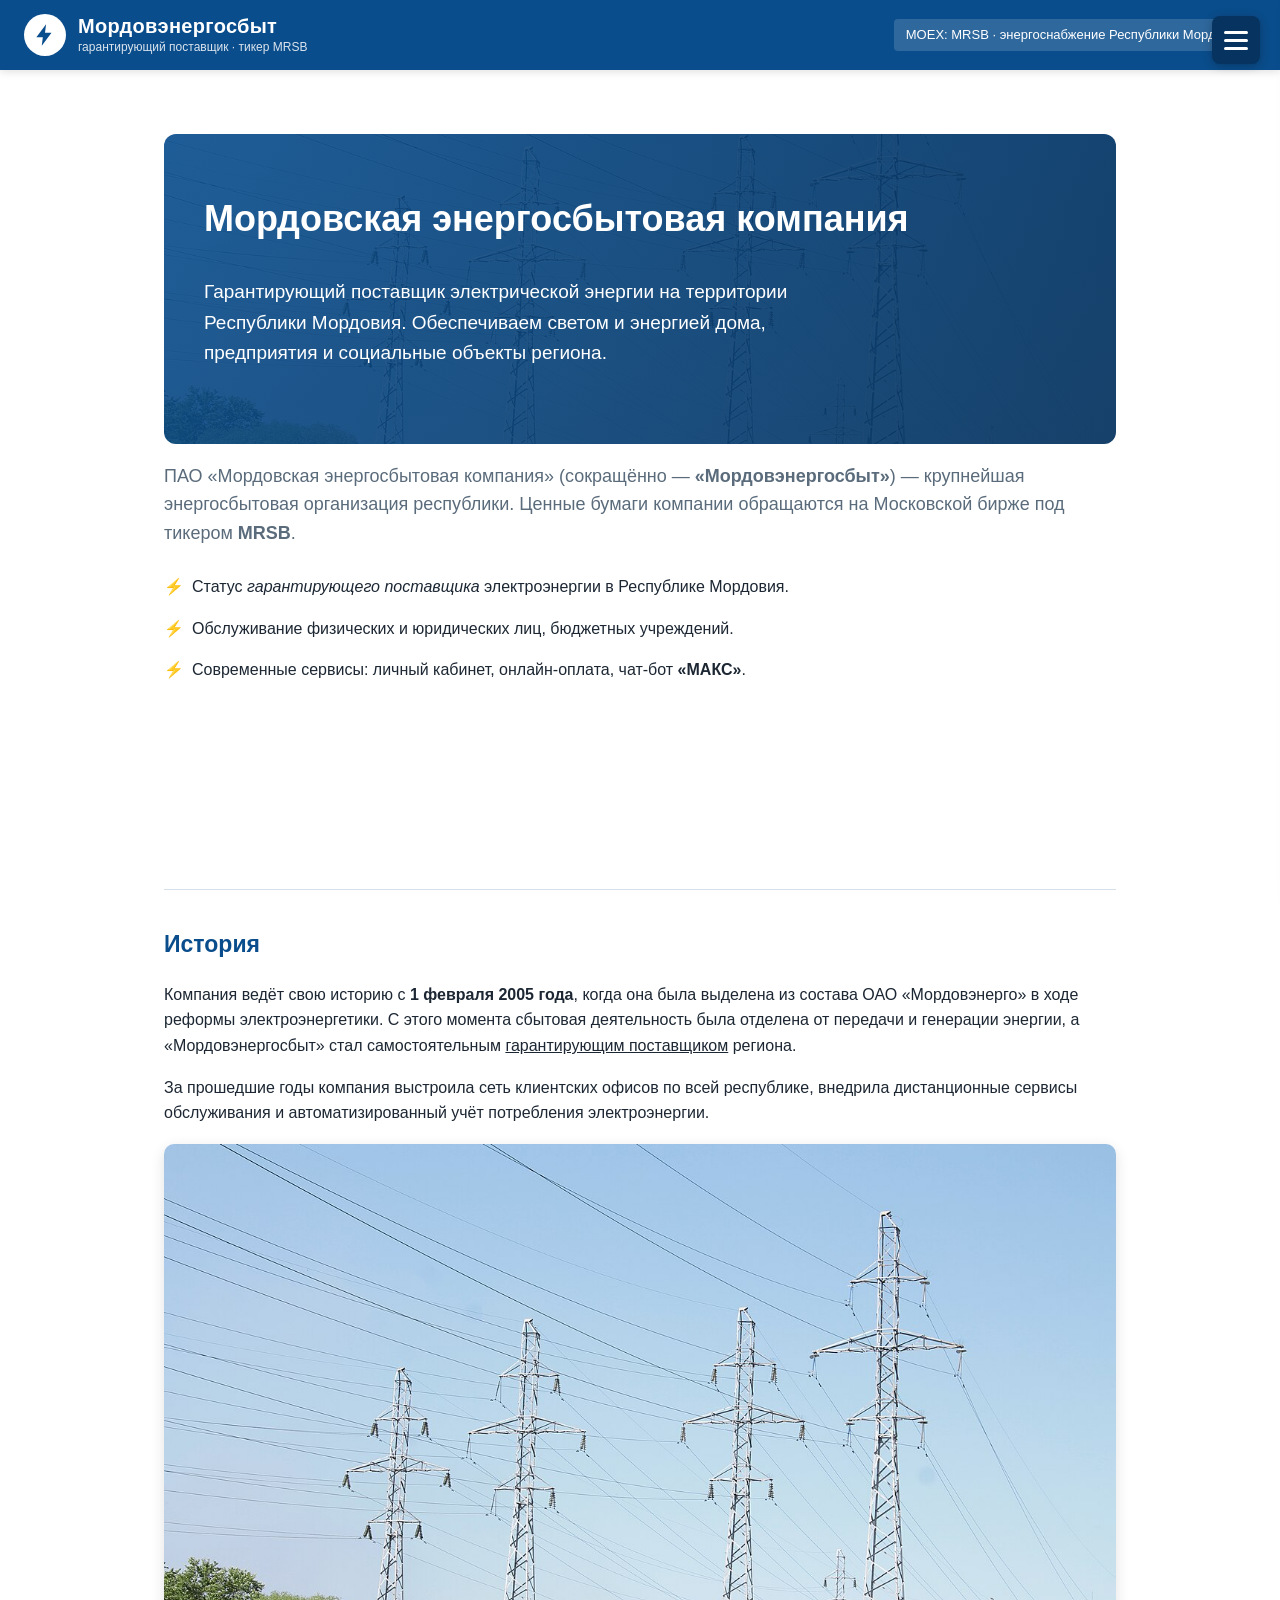
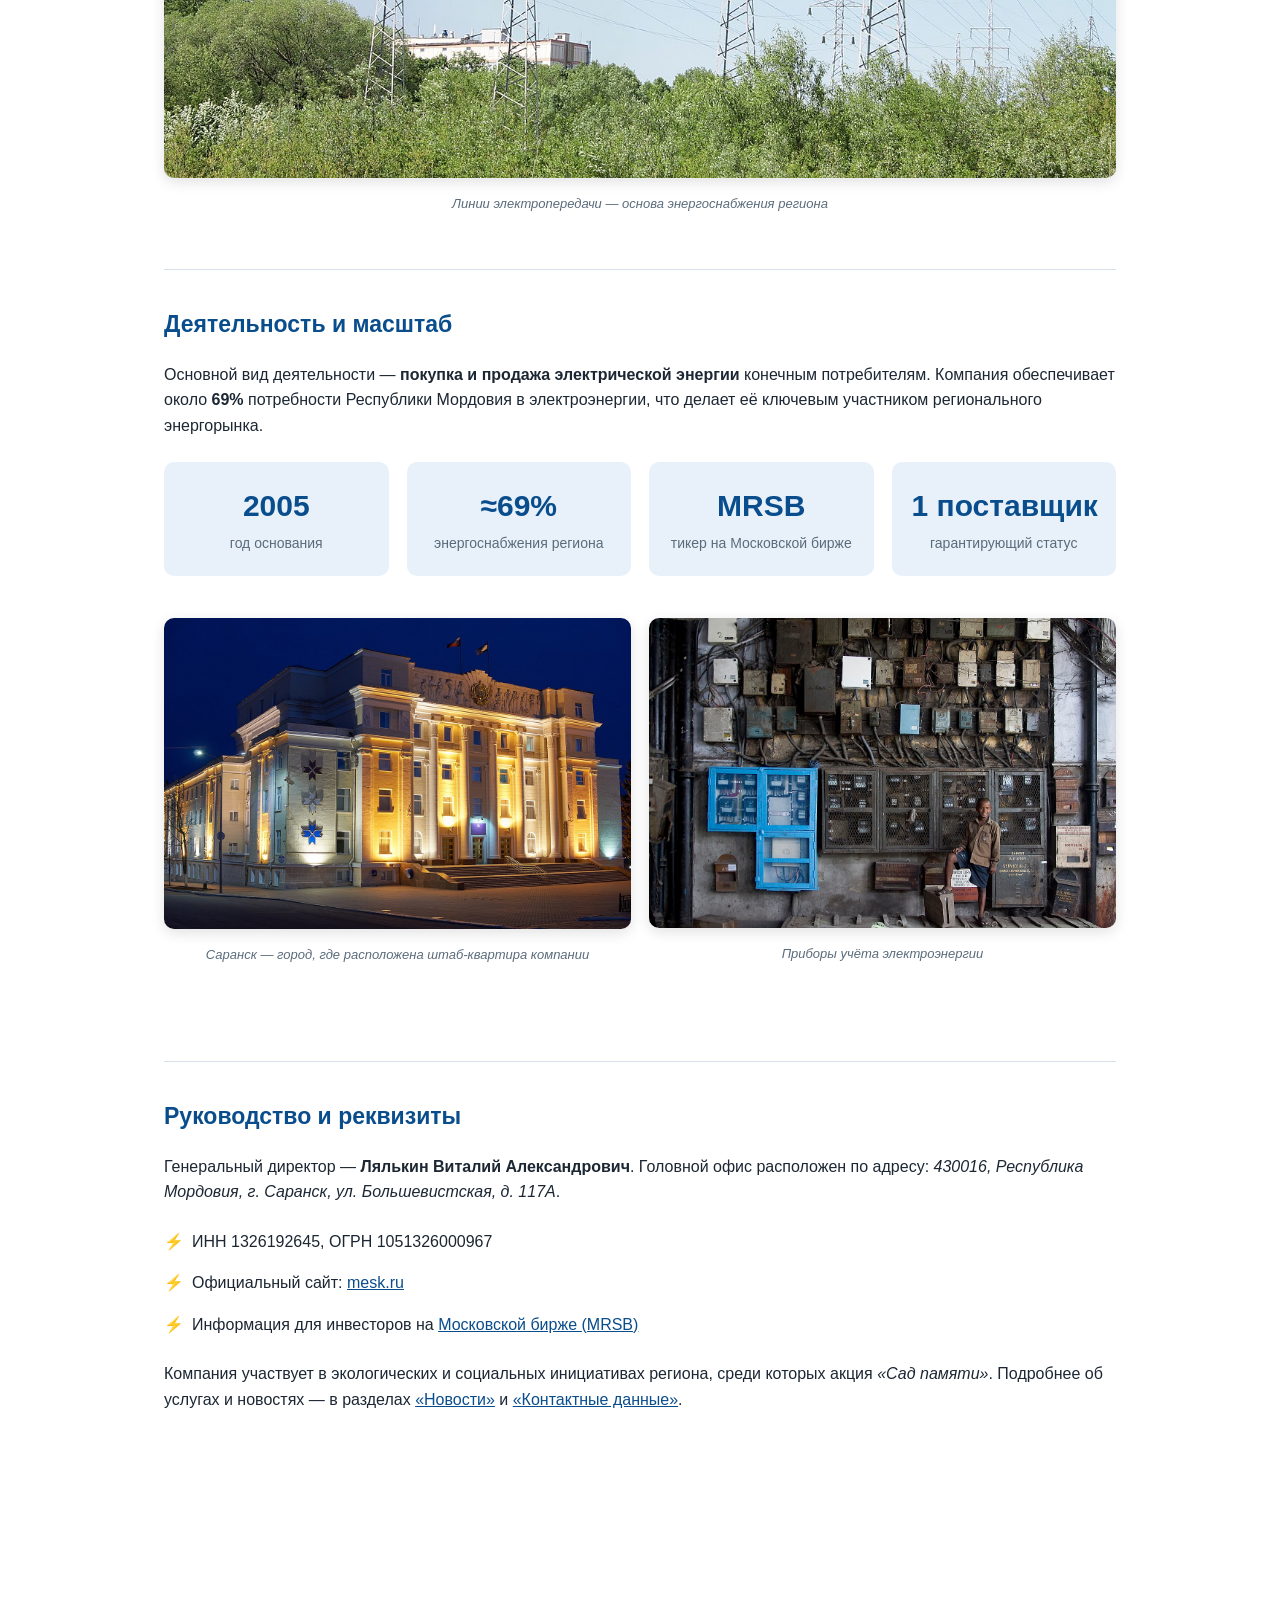
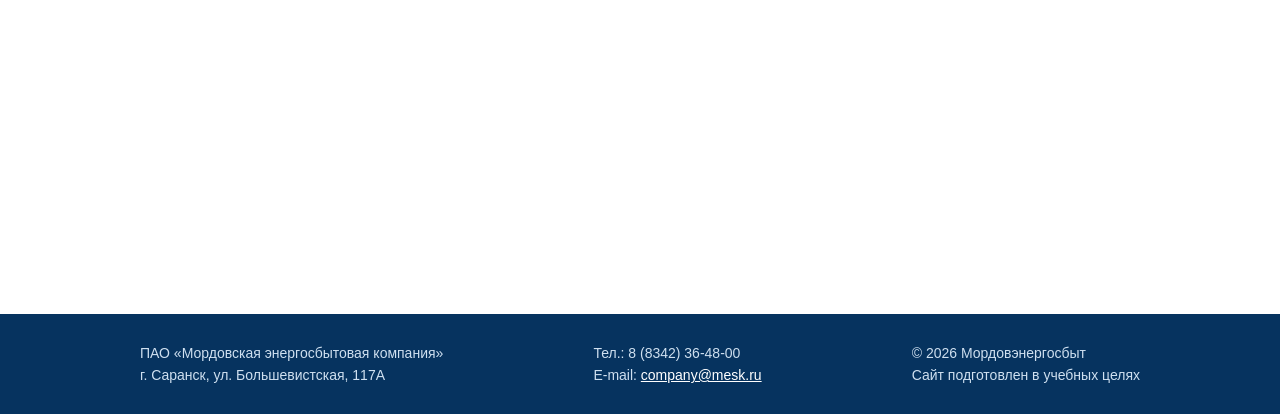
<file: index.html>
<!DOCTYPE html>
<html lang="ru">
<head>
  <meta charset="UTF-8">
  <meta name="viewport" content="width=device-width, initial-scale=1.0">
  <title>О компании — Мордовэнергосбыт (MRSB)</title>
  <link rel="stylesheet" href="styles.css">
</head>
<body>
  <header class="site-header">
    <a class="logo" href="index.html">
      <span class="mark">
        <svg viewBox="0 0 24 24" fill="#0a4d8c"><path d="M13 2 4 14h6l-1 8 9-12h-6l1-8z"/></svg>
      </span>
      <span class="brand"><b>Мордовэнергосбыт</b><span>гарантирующий поставщик · тикер MRSB</span></span>
    </a>
    <span class="header-spacer"></span>
    <span class="ticker">MOEX: MRSB · энергоснабжение Республики&nbsp;Мордовия</span>
  </header>

  <!-- Меню (вариант 5): иконка-бутерброд справа вверху -->
  <button class="menu-toggle" id="menu-toggle" aria-label="Меню"><span></span><span></span><span></span></button>
  <nav class="nav-panel" id="nav-panel">
    <a href="index.html" class="active">О компании</a>
    <a href="news.html">Новости</a>
    <a href="currency.html">Курс валют</a>
    <a href="contacts.html">Контактные данные</a>
    <a href="video.html">Видео</a>
  </nav>
  <div class="nav-overlay" id="nav-overlay"></div>

  <main>
    <section class="screen">
      <div class="hero">
        <h1>Мордовская энергосбытовая компания</h1>
        <p>Гарантирующий поставщик электрической энергии на территории Республики Мордовия. Обеспечиваем светом и энергией дома, предприятия и социальные объекты региона.</p>
      </div>
      <p class="lead">ПАО «Мордовская энергосбытовая компания» (сокращённо — <strong>«Мордовэнергосбыт»</strong>) — крупнейшая энергосбытовая организация республики. Ценные бумаги компании обращаются на Московской бирже под тикером <strong>MRSB</strong>.</p>
      <ul class="clean">
        <li>Статус <em>гарантирующего поставщика</em> электроэнергии в Республике Мордовия.</li>
        <li>Обслуживание физических и юридических лиц, бюджетных учреждений.</li>
        <li>Современные сервисы: личный кабинет, онлайн-оплата, чат-бот <strong>«МАКС»</strong>.</li>
      </ul>
    </section>

    <section class="screen">
      <h2>История</h2>
      <p>Компания ведёт свою историю с <strong>1 февраля 2005 года</strong>, когда она была выделена из состава ОАО «Мордовэнерго» в ходе реформы электроэнергетики. С этого момента сбытовая деятельность была отделена от передачи и генерации энергии, а «Мордовэнергосбыт» стал самостоятельным <u>гарантирующим поставщиком</u> региона.</p>
      <p>За прошедшие годы компания выстроила сеть клиентских офисов по всей республике, внедрила дистанционные сервисы обслуживания и автоматизированный учёт потребления электроэнергии.</p>
      <figure>
        <img src="img/power_tower.jpg" alt="Линии электропередачи">
        <figcaption>Линии электропередачи — основа энергоснабжения региона</figcaption>
      </figure>
    </section>

    <section class="screen">
      <h2>Деятельность и масштаб</h2>
      <p>Основной вид деятельности — <strong>покупка и продажа электрической энергии</strong> конечным потребителям. Компания обеспечивает около <strong>69%</strong> потребности Республики Мордовия в электроэнергии, что делает её ключевым участником регионального энергорынка.</p>
      <div class="facts">
        <div class="fact"><b>2005</b><span>год основания</span></div>
        <div class="fact"><b>≈69%</b><span>энергоснабжения региона</span></div>
        <div class="fact"><b>MRSB</b><span>тикер на Московской бирже</span></div>
        <div class="fact"><b>1&nbsp;поставщик</b><span>гарантирующий статус</span></div>
      </div>
      <div class="img-row">
        <figure>
          <img src="img/saransk.jpg" alt="Саранск">
          <figcaption>Саранск — город, где расположена штаб-квартира компании</figcaption>
        </figure>
        <figure>
          <img src="img/meter.jpg" alt="Приборы учёта электроэнергии">
          <figcaption>Приборы учёта электроэнергии</figcaption>
        </figure>
      </div>
    </section>

    <section class="screen">
      <h2>Руководство и реквизиты</h2>
      <p>Генеральный директор — <strong>Лялькин Виталий Александрович</strong>. Головной офис расположен по адресу: <em>430016, Республика Мордовия, г. Саранск, ул. Большевистская, д. 117А</em>.</p>
      <ul class="clean">
        <li>ИНН&nbsp;1326192645, ОГРН&nbsp;1051326000967</li>
        <li>Официальный сайт: <a href="https://mesk.ru/" target="_blank" rel="noopener">mesk.ru</a></li>
        <li>Информация для инвесторов на <a href="https://www.moex.com/ru/issue.aspx?code=MRSB" target="_blank" rel="noopener">Московской бирже (MRSB)</a></li>
      </ul>
      <p>Компания участвует в экологических и социальных инициативах региона, среди которых акция <em>«Сад памяти»</em>. Подробнее об услугах и новостях — в разделах <a href="news.html">«Новости»</a> и <a href="contacts.html">«Контактные данные»</a>.</p>
    </section>
  </main>

  <footer class="site-footer">
    <div class="wrap">
      <div>ПАО «Мордовская энергосбытовая компания»<br>г. Саранск, ул. Большевистская, 117А</div>
      <div>Тел.: 8 (8342) 36-48-00<br>E-mail: <a href="mailto:company@mesk.ru">company@mesk.ru</a></div>
      <div>© 2026 Мордовэнергосбыт<br>Сайт подготовлен в учебных целях</div>
    </div>
  </footer>

  <button id="to-top" aria-label="Наверх">↑</button>
  <script src="script.js"></script>
</body>
</html>
</file>
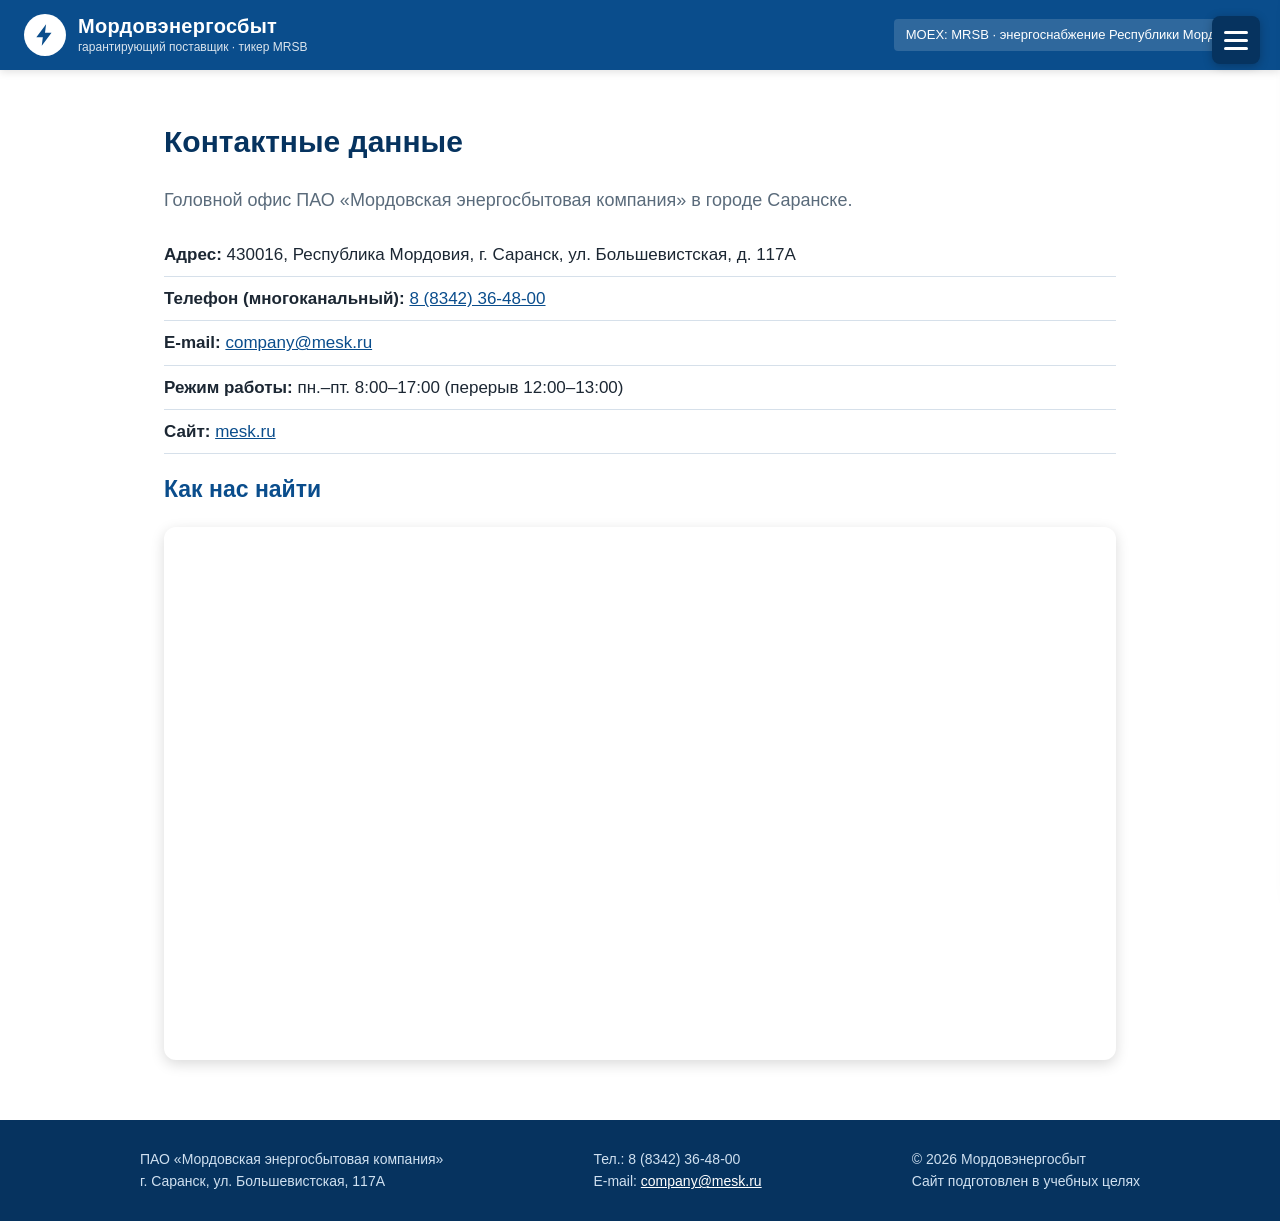
<file: contacts.html>
<!DOCTYPE html>
<html lang="ru">
<head>
  <meta charset="UTF-8">
  <meta name="viewport" content="width=device-width, initial-scale=1.0">
  <title>Контактные данные — Мордовэнергосбыт (MRSB)</title>
  <link rel="stylesheet" href="styles.css">
</head>
<body>
  <header class="site-header">
    <a class="logo" href="index.html">
      <span class="mark"><svg viewBox="0 0 24 24" fill="#0a4d8c"><path d="M13 2 4 14h6l-1 8 9-12h-6l1-8z"/></svg></span>
      <span class="brand"><b>Мордовэнергосбыт</b><span>гарантирующий поставщик · тикер MRSB</span></span>
    </a>
    <span class="header-spacer"></span>
    <span class="ticker">MOEX: MRSB · энергоснабжение Республики&nbsp;Мордовия</span>
  </header>

  <button class="menu-toggle" id="menu-toggle" aria-label="Меню"><span></span><span></span><span></span></button>
  <nav class="nav-panel" id="nav-panel">
    <a href="index.html">О компании</a>
    <a href="news.html">Новости</a>
    <a href="currency.html">Курс валют</a>
    <a href="contacts.html" class="active">Контактные данные</a>
    <a href="video.html">Видео</a>
  </nav>
  <div class="nav-overlay" id="nav-overlay"></div>

  <main>
    <h1>Контактные данные</h1>
    <p class="lead">Головной офис ПАО «Мордовская энергосбытовая компания» в городе Саранске.</p>

    <ul class="contact-list">
      <li><strong>Адрес:</strong> 430016, Республика Мордовия, г. Саранск, ул. Большевистская, д. 117А</li>
      <li><strong>Телефон (многоканальный):</strong> <a href="tel:+78342364800">8 (8342) 36-48-00</a></li>
      <li><strong>E-mail:</strong> <a href="mailto:company@mesk.ru">company@mesk.ru</a></li>
      <li><strong>Режим работы:</strong> пн.–пт. 8:00–17:00 (перерыв 12:00–13:00)</li>
      <li><strong>Сайт:</strong> <a href="https://mesk.ru/" target="_blank" rel="noopener">mesk.ru</a></li>
    </ul>

    <h2>Как нас найти</h2>
    <div class="frame-box">
      <iframe src="https://yandex.ru/map-widget/v1/?text=Россия%2C%20Республика%20Мордовия%2C%20Саранск%2C%20Большевистская%20улица%2C%20117А&z=16"
              allowfullscreen loading="lazy" title="Карта проезда к офису"></iframe>
    </div>
  </main>

  <footer class="site-footer">
    <div class="wrap">
      <div>ПАО «Мордовская энергосбытовая компания»<br>г. Саранск, ул. Большевистская, 117А</div>
      <div>Тел.: 8 (8342) 36-48-00<br>E-mail: <a href="mailto:company@mesk.ru">company@mesk.ru</a></div>
      <div>© 2026 Мордовэнергосбыт<br>Сайт подготовлен в учебных целях</div>
    </div>
  </footer>

  <button id="to-top" aria-label="Наверх">↑</button>
  <script src="script.js"></script>
</body>
</html>
</file>
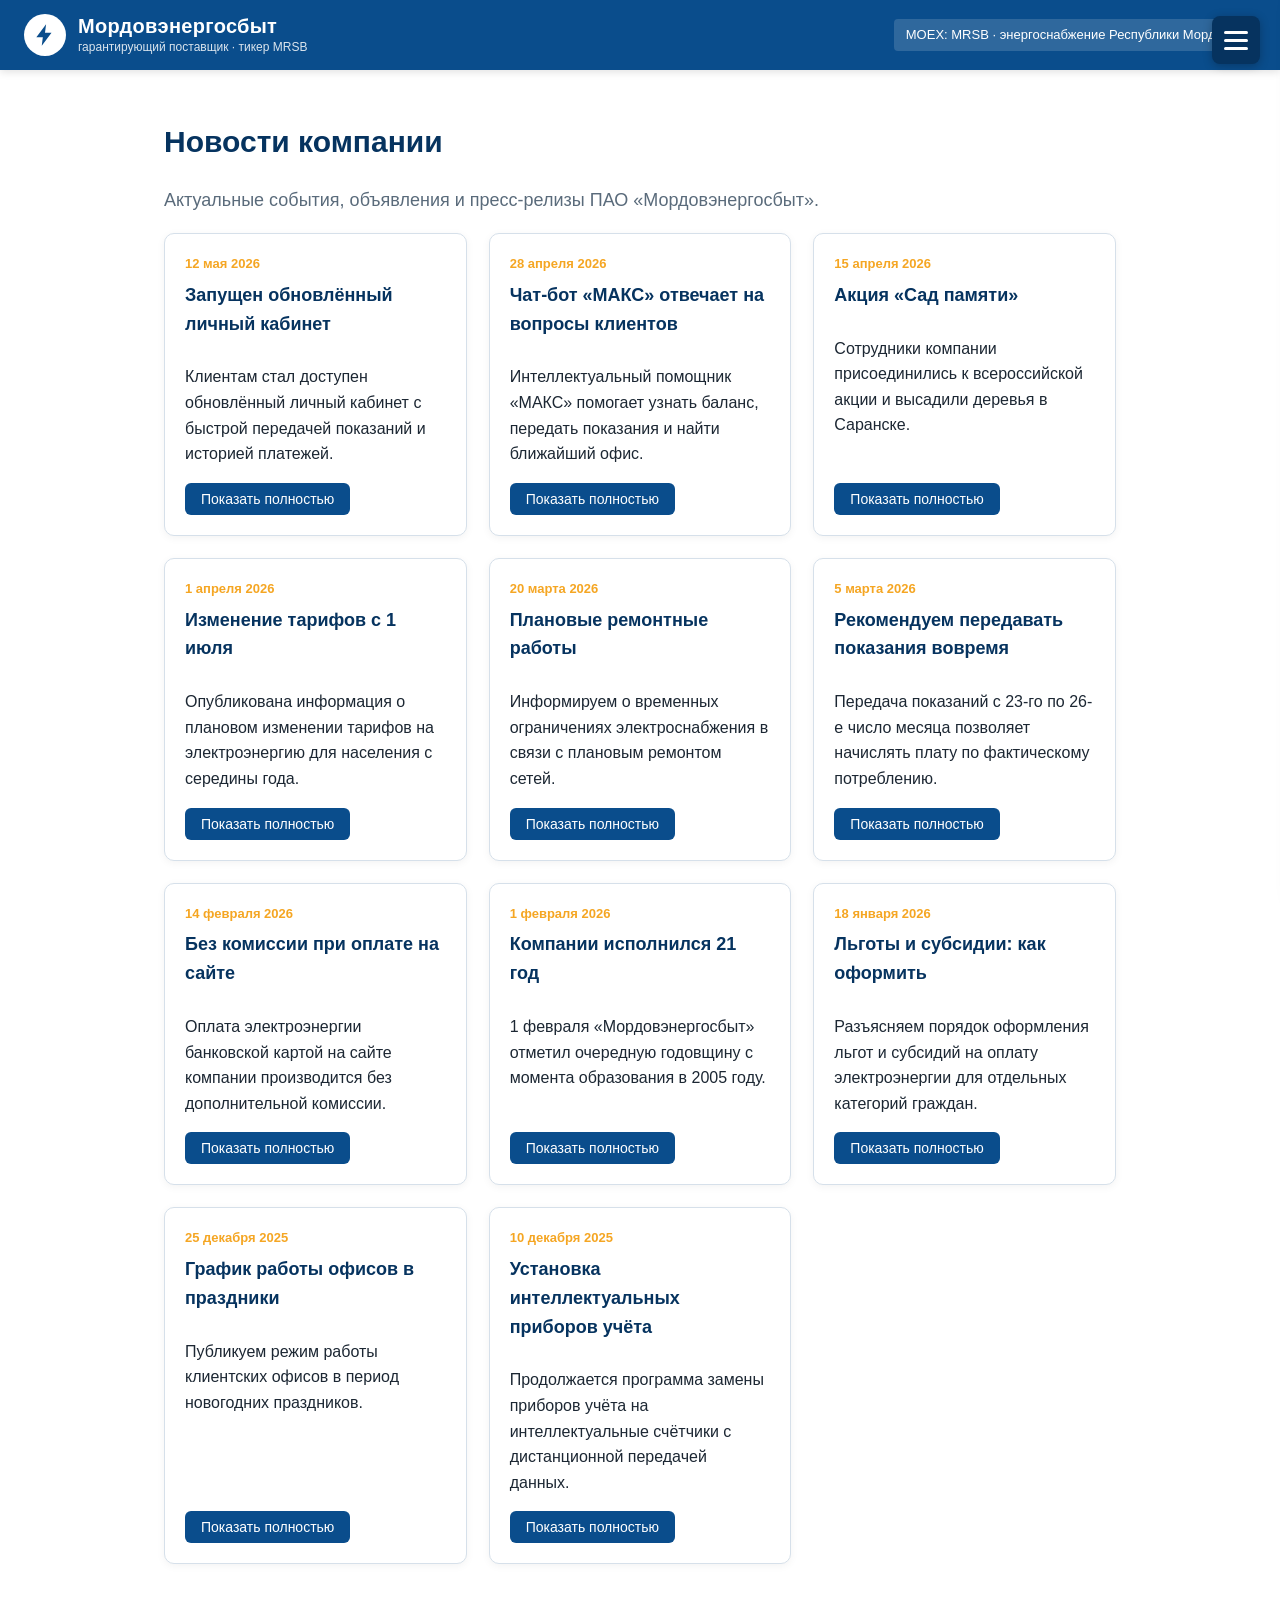
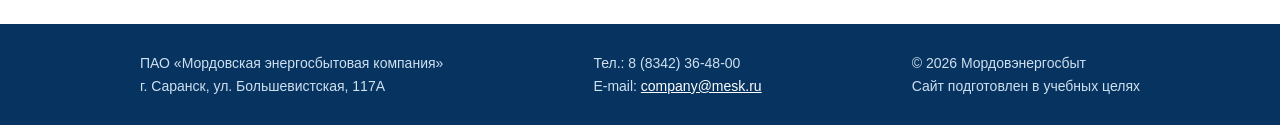
<file: news.html>
<!DOCTYPE html>
<html lang="ru">
<head>
  <meta charset="UTF-8">
  <meta name="viewport" content="width=device-width, initial-scale=1.0">
  <title>Новости — Мордовэнергосбыт (MRSB)</title>
  <link rel="stylesheet" href="styles.css">
</head>
<body>
  <header class="site-header">
    <a class="logo" href="index.html">
      <span class="mark"><svg viewBox="0 0 24 24" fill="#0a4d8c"><path d="M13 2 4 14h6l-1 8 9-12h-6l1-8z"/></svg></span>
      <span class="brand"><b>Мордовэнергосбыт</b><span>гарантирующий поставщик · тикер MRSB</span></span>
    </a>
    <span class="header-spacer"></span>
    <span class="ticker">MOEX: MRSB · энергоснабжение Республики&nbsp;Мордовия</span>
  </header>

  <button class="menu-toggle" id="menu-toggle" aria-label="Меню"><span></span><span></span><span></span></button>
  <nav class="nav-panel" id="nav-panel">
    <a href="index.html">О компании</a>
    <a href="news.html" class="active">Новости</a>
    <a href="currency.html">Курс валют</a>
    <a href="contacts.html">Контактные данные</a>
    <a href="video.html">Видео</a>
  </nav>
  <div class="nav-overlay" id="nav-overlay"></div>

  <main>
    <h1>Новости компании</h1>
    <p class="lead">Актуальные события, объявления и пресс-релизы ПАО «Мордовэнергосбыт».</p>

    <div class="news-grid">
      <article class="news-card">
        <span class="date">12 мая 2026</span>
        <h3>Запущен обновлённый личный кабинет</h3>
        <p>Клиентам стал доступен обновлённый личный кабинет с быстрой передачей показаний и историей платежей.</p>
        <div class="full"><p>В новом личном кабинете переработан интерфейс передачи показаний приборов учёта, добавлена история начислений и платежей за три года, а также push-уведомления о сроках оплаты. Авторизация возможна через номер лицевого счёта или подтверждённую учётную запись.</p></div>
        <button class="toggle">Показать полностью</button>
      </article>

      <article class="news-card">
        <span class="date">28 апреля 2026</span>
        <h3>Чат-бот «МАКС» отвечает на вопросы клиентов</h3>
        <p>Интеллектуальный помощник «МАКС» помогает узнать баланс, передать показания и найти ближайший офис.</p>
        <div class="full"><p>Виртуальный ассистент «МАКС» доступен на сайте компании круглосуточно. Он подсказывает способы оплаты, информирует о задолженности, помогает оформить обращение и переключает на оператора в сложных случаях. За первый месяц работы бот обработал тысячи обращений.</p></div>
        <button class="toggle">Показать полностью</button>
      </article>

      <article class="news-card">
        <span class="date">15 апреля 2026</span>
        <h3>Акция «Сад памяти»</h3>
        <p>Сотрудники компании присоединились к всероссийской акции и высадили деревья в Саранске.</p>
        <div class="full"><p>В рамках экологической акции «Сад памяти» работники «Мордовэнергосбыта» высадили молодые деревья в нескольких районах республики. Акция приурочена к памятным датам и направлена на озеленение городов Мордовии.</p></div>
        <button class="toggle">Показать полностью</button>
      </article>

      <article class="news-card">
        <span class="date">1 апреля 2026</span>
        <h3>Изменение тарифов с 1 июля</h3>
        <p>Опубликована информация о плановом изменении тарифов на электроэнергию для населения с середины года.</p>
        <div class="full"><p>В соответствии с решением регионального регулятора с 1 июля будут применяться новые тарифы на электрическую энергию для населения. Подробные таблицы по группам потребителей и зонам суток размещены в разделе раскрытия информации.</p></div>
        <button class="toggle">Показать полностью</button>
      </article>

      <article class="news-card">
        <span class="date">20 марта 2026</span>
        <h3>Плановые ремонтные работы</h3>
        <p>Информируем о временных ограничениях электроснабжения в связи с плановым ремонтом сетей.</p>
        <div class="full"><p>Для повышения надёжности электроснабжения проводятся плановые ремонтные работы. На время работ возможны кратковременные ограничения подачи электроэнергии. Графики отключений публикуются заблаговременно на сайте и в клиентских офисах.</p></div>
        <button class="toggle">Показать полностью</button>
      </article>

      <article class="news-card">
        <span class="date">5 марта 2026</span>
        <h3>Рекомендуем передавать показания вовремя</h3>
        <p>Передача показаний с 23-го по 26-е число месяца позволяет начислять плату по фактическому потреблению.</p>
        <div class="full"><p>Компания напоминает о важности своевременной передачи показаний приборов учёта. Это позволяет избежать начислений по среднему и нормативу. Показания можно передать в личном кабинете, через чат-бота, по телефону или в офисах обслуживания.</p></div>
        <button class="toggle">Показать полностью</button>
      </article>

      <article class="news-card">
        <span class="date">14 февраля 2026</span>
        <h3>Без комиссии при оплате на сайте</h3>
        <p>Оплата электроэнергии банковской картой на сайте компании производится без дополнительной комиссии.</p>
        <div class="full"><p>Оплатить услуги можно картами платёжных систем «Мир», Visa и Mastercard прямо на сайте. Платёж зачисляется в течение нескольких минут, комиссия за операцию не взимается. Доступна также автооплата по расписанию.</p></div>
        <button class="toggle">Показать полностью</button>
      </article>

      <article class="news-card">
        <span class="date">1 февраля 2026</span>
        <h3>Компании исполнился 21 год</h3>
        <p>1 февраля «Мордовэнергосбыт» отметил очередную годовщину с момента образования в 2005 году.</p>
        <div class="full"><p>Компания была образована 1 февраля 2005 года в результате реформы электроэнергетики и с тех пор остаётся гарантирующим поставщиком электроэнергии Республики Мордовия, обеспечивая значительную часть потребности региона.</p></div>
        <button class="toggle">Показать полностью</button>
      </article>

      <article class="news-card">
        <span class="date">18 января 2026</span>
        <h3>Льготы и субсидии: как оформить</h3>
        <p>Разъясняем порядок оформления льгот и субсидий на оплату электроэнергии для отдельных категорий граждан.</p>
        <div class="full"><p>Отдельные категории граждан имеют право на меры социальной поддержки при оплате электроэнергии. В материале подробно описан перечень документов и порядок обращения в органы социальной защиты и компанию.</p></div>
        <button class="toggle">Показать полностью</button>
      </article>

      <article class="news-card">
        <span class="date">25 декабря 2025</span>
        <h3>График работы офисов в праздники</h3>
        <p>Публикуем режим работы клиентских офисов в период новогодних праздников.</p>
        <div class="full"><p>В новогодние праздники клиентские офисы работают по специальному графику. Передать показания и оплатить услуги в любое время можно дистанционно — в личном кабинете и через чат-бота «МАКС».</p></div>
        <button class="toggle">Показать полностью</button>
      </article>

      <article class="news-card">
        <span class="date">10 декабря 2025</span>
        <h3>Установка интеллектуальных приборов учёта</h3>
        <p>Продолжается программа замены приборов учёта на интеллектуальные счётчики с дистанционной передачей данных.</p>
        <div class="full"><p>Интеллектуальные приборы учёта автоматически передают показания, что избавляет потребителей от необходимости делать это вручную. Замена для граждан производится бесплатно в рамках программы модернизации систем учёта.</p></div>
        <button class="toggle">Показать полностью</button>
      </article>
    </div>
  </main>

  <footer class="site-footer">
    <div class="wrap">
      <div>ПАО «Мордовская энергосбытовая компания»<br>г. Саранск, ул. Большевистская, 117А</div>
      <div>Тел.: 8 (8342) 36-48-00<br>E-mail: <a href="mailto:company@mesk.ru">company@mesk.ru</a></div>
      <div>© 2026 Мордовэнергосбыт<br>Сайт подготовлен в учебных целях</div>
    </div>
  </footer>

  <button id="to-top" aria-label="Наверх">↑</button>
  <script src="script.js"></script>
</body>
</html>
</file>
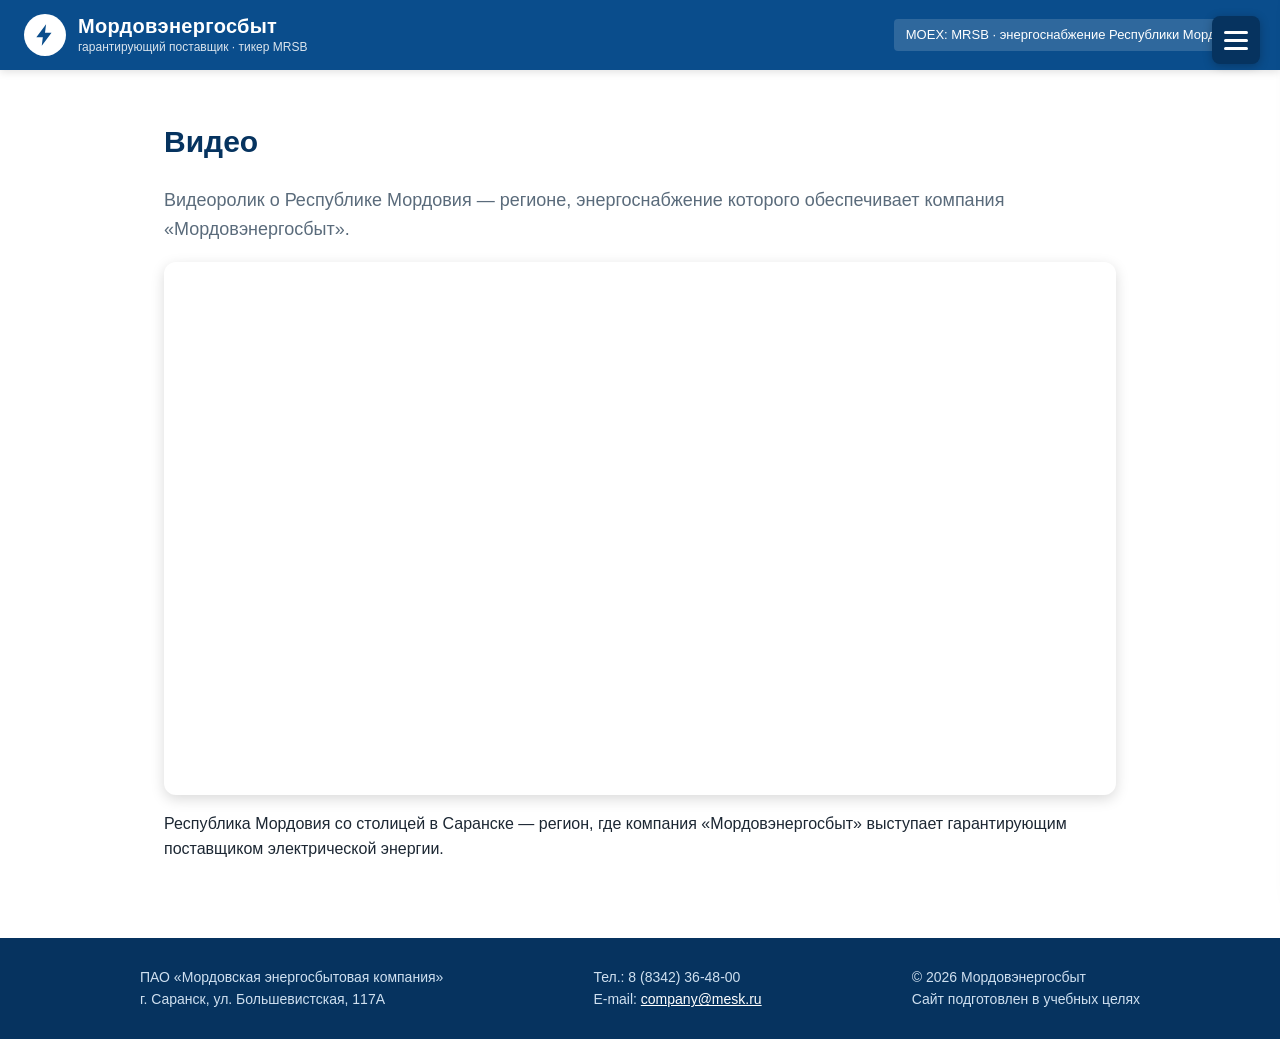
<file: video.html>
<!DOCTYPE html>
<html lang="ru">
<head>
  <meta charset="UTF-8">
  <meta name="viewport" content="width=device-width, initial-scale=1.0">
  <title>Видео — Мордовэнергосбыт (MRSB)</title>
  <link rel="stylesheet" href="styles.css">
</head>
<body>
  <header class="site-header">
    <a class="logo" href="index.html">
      <span class="mark"><svg viewBox="0 0 24 24" fill="#0a4d8c"><path d="M13 2 4 14h6l-1 8 9-12h-6l1-8z"/></svg></span>
      <span class="brand"><b>Мордовэнергосбыт</b><span>гарантирующий поставщик · тикер MRSB</span></span>
    </a>
    <span class="header-spacer"></span>
    <span class="ticker">MOEX: MRSB · энергоснабжение Республики&nbsp;Мордовия</span>
  </header>

  <button class="menu-toggle" id="menu-toggle" aria-label="Меню"><span></span><span></span><span></span></button>
  <nav class="nav-panel" id="nav-panel">
    <a href="index.html">О компании</a>
    <a href="news.html">Новости</a>
    <a href="currency.html">Курс валют</a>
    <a href="contacts.html">Контактные данные</a>
    <a href="video.html" class="active">Видео</a>
  </nav>
  <div class="nav-overlay" id="nav-overlay"></div>

  <main>
    <h1>Видео</h1>
    <p class="lead">Видеоролик о Республике Мордовия — регионе, энергоснабжение которого обеспечивает компания «Мордовэнергосбыт».</p>

    <div class="frame-box">
      <iframe src="https://www.youtube.com/embed/EDRMu8xbc6A"
              title="О Республике Мордовия"
              allow="accelerometer; autoplay; clipboard-write; encrypted-media; gyroscope; picture-in-picture"
              allowfullscreen loading="lazy"></iframe>
    </div>
    <p>Республика Мордовия со столицей в Саранске — регион, где компания «Мордовэнергосбыт» выступает гарантирующим поставщиком электрической энергии.</p>
  </main>

  <footer class="site-footer">
    <div class="wrap">
      <div>ПАО «Мордовская энергосбытовая компания»<br>г. Саранск, ул. Большевистская, 117А</div>
      <div>Тел.: 8 (8342) 36-48-00<br>E-mail: <a href="mailto:company@mesk.ru">company@mesk.ru</a></div>
      <div>© 2026 Мордовэнергосбыт<br>Сайт подготовлен в учебных целях</div>
    </div>
  </footer>

  <button id="to-top" aria-label="Наверх">↑</button>
  <script src="script.js"></script>
</body>
</html>
</file>
<file: styles.css>
/* Мордовэнергосбыт (MRSB) — общие стили сайта.
   Вариант меню 5: иконка-«бутерброд» справа вверху, выезжающая панель,
   зафиксированная при прокрутке. Фирменные цвета — синий и белый. */

:root {
  --blue: #0a4d8c;
  --blue-dark: #06335f;
  --blue-light: #e8f1fa;
  --accent: #f5a623;
  --text: #1c2733;
  --muted: #5a6b7b;
  --border: #d6e0ea;
  --bg: #ffffff;
}

* { box-sizing: border-box; }

html { scroll-behavior: smooth; }

body {
  margin: 0;
  font-family: "Segoe UI", Arial, sans-serif;
  color: var(--text);
  background: var(--bg);
  line-height: 1.6;
}

a { color: var(--blue); }

/* ---------- Шапка ---------- */
.site-header {
  background: var(--blue);
  color: #fff;
  padding: 14px 24px;
  display: flex;
  align-items: center;
  gap: 14px;
  box-shadow: 0 2px 8px rgba(0,0,0,.12);
}
.logo {
  display: flex;
  align-items: center;
  gap: 12px;
  text-decoration: none;
  color: #fff;
}
.logo .mark {
  width: 42px; height: 42px;
  flex: 0 0 42px;
  background: #fff;
  border-radius: 50%;
  display: flex; align-items: center; justify-content: center;
}
.logo .mark svg { width: 26px; height: 26px; }
.logo .brand { line-height: 1.1; }
.logo .brand b { font-size: 20px; letter-spacing: .3px; display: block; }
.logo .brand span { font-size: 12px; opacity: .85; }
.header-spacer { flex: 1; }
.ticker {
  font-size: 13px; background: rgba(255,255,255,.15);
  padding: 6px 12px; border-radius: 4px; white-space: nowrap;
}

/* ---------- Меню (вариант 5: бутерброд справа вверху) ---------- */
.menu-toggle {
  position: fixed;
  top: 16px; right: 20px;
  z-index: 1100;
  width: 48px; height: 48px;
  border: none; border-radius: 8px;
  background: var(--blue-dark);
  cursor: pointer;
  display: flex; flex-direction: column;
  align-items: center; justify-content: center;
  gap: 5px;
  box-shadow: 0 2px 10px rgba(0,0,0,.25);
}
.menu-toggle span {
  display: block; width: 24px; height: 3px;
  background: #fff; border-radius: 2px;
  transition: transform .25s, opacity .25s;
}
.menu-toggle.open span:nth-child(1) { transform: translateY(8px) rotate(45deg); }
.menu-toggle.open span:nth-child(2) { opacity: 0; }
.menu-toggle.open span:nth-child(3) { transform: translateY(-8px) rotate(-45deg); }

.nav-panel {
  position: fixed;
  top: 0; right: -300px;
  width: 280px; height: 100%;
  background: #fff;
  z-index: 1090;
  box-shadow: -4px 0 18px rgba(0,0,0,.22);
  padding: 80px 0 20px;
  transition: right .3s ease;
  overflow-y: auto;
}
.nav-panel.open { right: 0; }
.nav-panel a {
  display: block;
  padding: 14px 28px;
  color: var(--text);
  text-decoration: none;
  font-size: 16px;
  border-left: 4px solid transparent;
  transition: background .2s, border-color .2s, color .2s;
}
.nav-panel a:hover { background: var(--blue-light); border-left-color: var(--accent); }
.nav-panel a.active { color: var(--blue); font-weight: 700; border-left-color: var(--blue); background: var(--blue-light); }
.nav-overlay {
  position: fixed; inset: 0;
  background: rgba(0,0,0,.35);
  z-index: 1080;
  opacity: 0; visibility: hidden;
  transition: opacity .3s;
}
.nav-overlay.open { opacity: 1; visibility: visible; }

/* ---------- Контент ---------- */
main { max-width: 1000px; margin: 0 auto; padding: 28px 24px 60px; }
.screen { min-height: 88vh; padding: 36px 0; border-bottom: 1px solid var(--border); }
.screen:last-child { border-bottom: none; }
h1 { color: var(--blue-dark); font-size: 30px; }
h2 { color: var(--blue); font-size: 23px; margin-top: 0; }
h3 { color: var(--blue-dark); font-size: 18px; }
.lead { font-size: 18px; color: var(--muted); }

.hero {
  background: linear-gradient(120deg, rgba(10,77,140,.88), rgba(6,51,95,.92)),
              url("img/power_tower.jpg") center/cover;
  color: #fff; border-radius: 12px;
  padding: 56px 40px; margin-bottom: 8px;
}
.hero h1 { color: #fff; margin-top: 0; font-size: 36px; }
.hero p { font-size: 19px; max-width: 640px; }

figure { margin: 18px 0; text-align: center; }
figure img { max-width: 100%; border-radius: 10px; box-shadow: 0 4px 14px rgba(0,0,0,.12); }
figcaption { font-size: 13px; color: var(--muted); margin-top: 8px; font-style: italic; }
.img-row { display: flex; gap: 18px; flex-wrap: wrap; }
.img-row figure { flex: 1 1 280px; }

.facts { display: grid; grid-template-columns: repeat(auto-fit, minmax(190px,1fr)); gap: 18px; margin: 24px 0; }
.fact { background: var(--blue-light); border-radius: 10px; padding: 20px; text-align: center; }
.fact b { display: block; font-size: 30px; color: var(--blue); }
.fact span { font-size: 14px; color: var(--muted); }

ul.clean { list-style: none; padding: 0; }
ul.clean li { padding: 8px 0 8px 28px; position: relative; }
ul.clean li::before { content: "⚡"; position: absolute; left: 0; color: var(--accent); }

/* ---------- Кнопка «наверх» (зафиксирована справа внизу) ---------- */
#to-top {
  position: fixed;
  right: 22px; bottom: 26px;
  width: 50px; height: 50px;
  border: none; border-radius: 50%;
  background: var(--blue);
  color: #fff; font-size: 24px; cursor: pointer;
  box-shadow: 0 4px 14px rgba(0,0,0,.3);
  opacity: 0; visibility: hidden;
  transition: opacity .3s, transform .2s;
  z-index: 1070;
}
#to-top.show { opacity: 1; visibility: visible; }
#to-top:hover { transform: translateY(-3px); background: var(--blue-dark); }

/* ---------- Подвал ---------- */
.site-footer {
  background: var(--blue-dark); color: #cfe0f0;
  padding: 28px 24px; font-size: 14px;
}
.site-footer .wrap { max-width: 1000px; margin: 0 auto; display: flex; flex-wrap: wrap; gap: 24px; justify-content: space-between; }
.site-footer a { color: #fff; }

/* ---------- Новости (карточки) ---------- */
.news-grid { display: grid; grid-template-columns: repeat(auto-fill, minmax(300px,1fr)); gap: 22px; }
.news-card { border: 1px solid var(--border); border-radius: 10px; padding: 20px; background: #fff; box-shadow: 0 2px 8px rgba(0,0,0,.05); display: flex; flex-direction: column; }
.news-card .date { font-size: 13px; color: var(--accent); font-weight: 600; }
.news-card h3 { margin: 6px 0 10px; }
.news-card .full { display: none; margin-top: 10px; color: var(--text); }
.news-card.expanded .full { display: block; }
.news-card .toggle { margin-top: auto; align-self: flex-start; background: var(--blue); color: #fff; border: none; border-radius: 6px; padding: 8px 16px; cursor: pointer; font-size: 14px; }
.news-card .toggle:hover { background: var(--blue-dark); }

/* ---------- Калькулятор валют ---------- */
.calc { background: var(--blue-light); border-radius: 12px; padding: 26px; max-width: 540px; }
.calc .row { display: flex; align-items: center; gap: 12px; margin: 12px 0; }
.calc label { width: 130px; color: var(--muted); }
.calc input { flex: 1; padding: 10px 12px; border: 1px solid var(--border); border-radius: 6px; font-size: 16px; }
.calc .rate-line { font-size: 15px; color: var(--blue-dark); margin-top: 8px; }
.calc .swap { background: var(--accent); border: none; color: #fff; border-radius: 6px; padding: 8px 14px; cursor: pointer; }
.chart-wrap { margin-top: 30px; }
.chart-info { margin-top: 12px; font-size: 15px; color: var(--blue-dark); min-height: 22px; }

/* ---------- Карта/видео ---------- */
.frame-box { position: relative; width: 100%; padding-bottom: 56%; border-radius: 12px; overflow: hidden; box-shadow: 0 4px 14px rgba(0,0,0,.15); }
.frame-box iframe { position: absolute; inset: 0; width: 100%; height: 100%; border: 0; }
.contact-list { list-style: none; padding: 0; font-size: 17px; }
.contact-list li { padding: 8px 0; border-bottom: 1px solid var(--border); }

@media (max-width: 600px) {
  .site-header { padding: 12px 16px; }
  .logo .brand b { font-size: 17px; }
  .ticker { display: none; }
}
</file>
